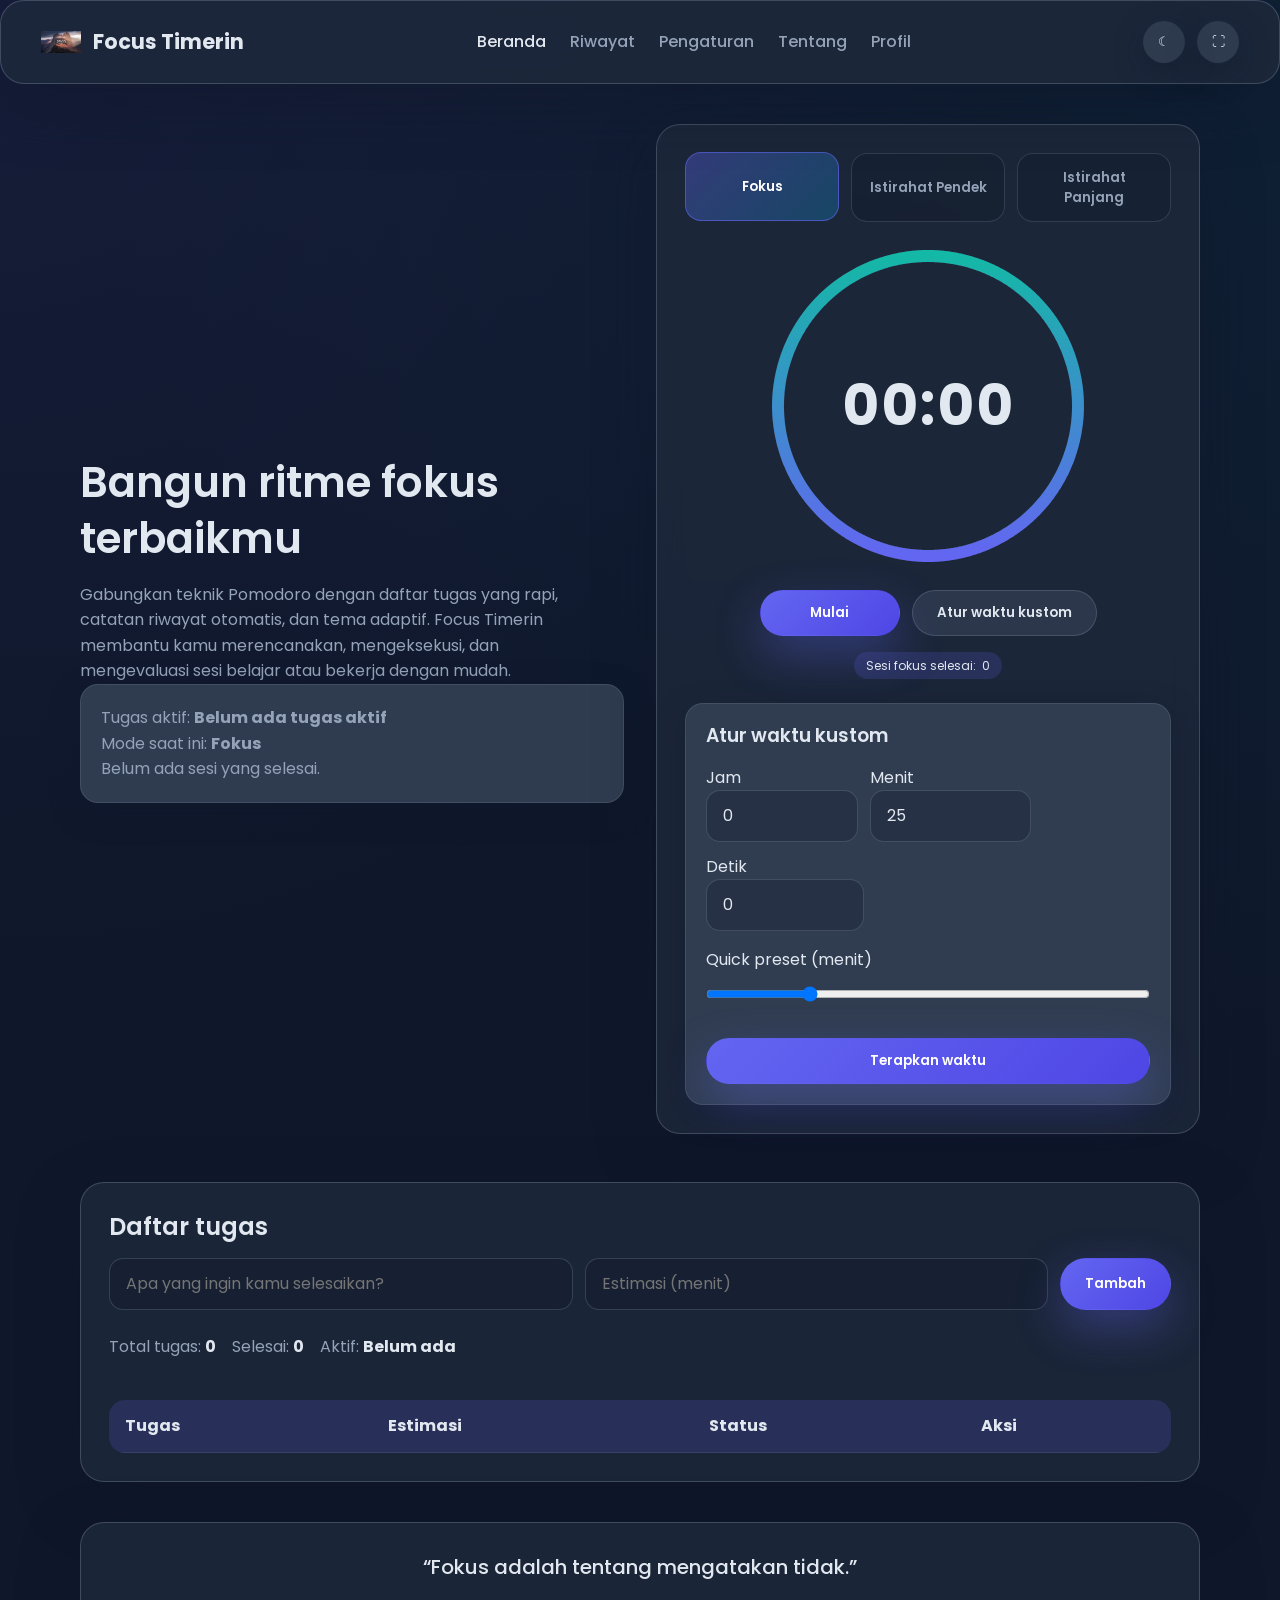
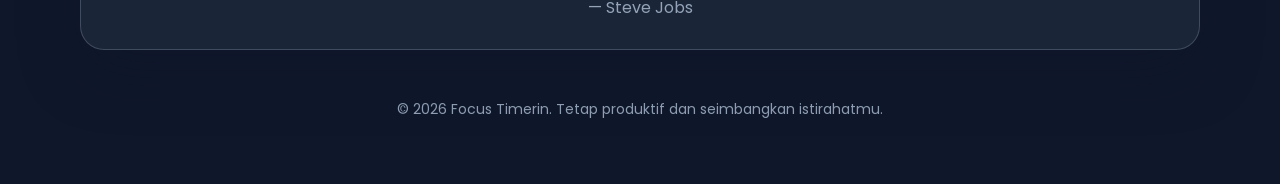
<file: index.html>
<!DOCTYPE html>
<html lang="id">
<head>
  <meta charset="utf-8">
  <meta name="viewport" content="width=device-width, initial-scale=1">
  <title>Focus Timerin</title>
  <meta name="description" content="Atur fokusmu dengan timer Pomodoro modern dan daftar tugas pintar.">
  <link rel="preconnect" href="https://fonts.googleapis.com">
  <link rel="preconnect" href="https://fonts.gstatic.com" crossorigin>
  <link href="https://fonts.googleapis.com/css2?family=Poppins:wght@400;500;600;700&display=swap" rel="stylesheet">
  <link rel="icon" href="assets/images/pomodoro.png" type="image/png">
  <link rel="stylesheet" href="assets/css/base.css">
  <link rel="stylesheet" href="assets/css/layout.css">
  <link rel="stylesheet" href="assets/css/timer.css">
  <script type="module" src="assets/js/index.js" defer></script>
</head>
<body>
  <header class="site-header">
    <nav class="navbar surface" aria-label="Navigasi utama">
      <div class="navbar__brand">
        <img src="assets/images/pomodoro.png" alt="Logo Focus Timerin">
        <span>Focus Timerin</span>
      </div>
      <button class="icon-button navbar__toggle" data-menu-toggle aria-expanded="false" aria-label="Buka menu">
        ☰
      </button>
      <ul class="navbar__links" data-nav-links>
        <li><a class="navbar__link" href="index.html">Beranda</a></li>
        <li><a class="navbar__link" href="pages/history.html">Riwayat</a></li>
        <li><a class="navbar__link" href="pages/settings.html">Pengaturan</a></li>
        <li><a class="navbar__link" href="pages/about.html">Tentang</a></li>
        <li><a class="navbar__link" href="pages/profile.html">Profil</a></li>
      </ul>
      <div class="navbar__actions">
        <button class="icon-button" data-theme-toggle aria-pressed="false" aria-label="Ganti tema">☾</button>
        <button class="icon-button" data-fullscreen-toggle aria-label="Mode layar penuh">⛶</button>
      </div>
    </nav>
  </header>

  <main class="main-wrapper">
    <section class="hero">
      <div class="hero__intro">
        <h1>Bangun ritme fokus terbaikmu</h1>
        <p>Gabungkan teknik Pomodoro dengan daftar tugas yang rapi, catatan riwayat otomatis, dan tema adaptif. Focus Timerin membantu kamu merencanakan, mengeksekusi, dan mengevaluasi sesi belajar atau bekerja dengan mudah.</p>
        <div class="surface-alt">
          <p>Tugas aktif: <strong id="activeTaskTitle">Belum ada tugas aktif</strong></p>
          <p>Mode saat ini: <strong id="activeMode">Fokus</strong></p>
          <p id="lastSession">Belum ada sesi yang selesai.</p>
        </div>
      </div>

      <section class="surface timer-card" aria-label="Timer Pomodoro">
        <div class="mode-selector">
          <button class="mode-button" data-mode="focus" data-active="true">Fokus</button>
          <button class="mode-button" data-mode="short-break">Istirahat Pendek</button>
          <button class="mode-button" data-mode="long-break">Istirahat Panjang</button>
        </div>

        <div class="timer-display">
          <svg class="progress-ring" width="320" height="320">
            <defs>
              <linearGradient id="timerGradient" x1="0%" y1="0%" x2="100%" y2="0%">
                <stop offset="0%" stop-color="#6366f1" />
                <stop offset="100%" stop-color="#14b8a6" />
              </linearGradient>
            </defs>
            <circle class="progress-ring__background" r="150" cx="160" cy="160"></circle>
            <circle class="progress-ring__progress" data-progress-circle r="150" cx="160" cy="160"></circle>
          </svg>
          <div class="timer-display__time" data-timer-display>00:00</div>
        </div>

        <div class="timer-controls">
          <div class="timer-controls__actions">
            <button class="btn btn-primary" data-start-button>Mulai</button>
            <button class="btn btn-secondary" type="button" data-custom-toggle>Atur waktu kustom</button>
          </div>
          <div class="chip">Sesi fokus selesai: <span id="focusCount">0</span></div>
        </div>

        <form class="surface-alt task-form" data-custom-form hidden>
          <h3>Atur waktu kustom</h3>
          <div class="task-form__row">
            <label class="form-control" for="customHours">
              <span>Jam</span>
              <input type="number" id="customHours" min="0" max="23" value="0">
            </label>
            <label class="form-control" for="customMinutes">
              <span>Menit</span>
              <input type="number" id="customMinutes" min="0" max="59" value="25">
            </label>
            <label class="form-control" for="customSeconds">
              <span>Detik</span>
              <input type="number" id="customSeconds" min="0" max="59" value="0">
            </label>
          </div>
          <label class="form-control" for="timeSlider">
            <span>Quick preset (menit)</span>
            <input type="range" id="timeSlider" min="1" max="120" value="25">
          </label>
          <button class="btn btn-primary" type="submit">Terapkan waktu</button>
        </form>
      </section>
    </section>

    <section class="surface task-panel" aria-label="Daftar tugas">
      <div class="task-form">
        <h2>Daftar tugas</h2>
        <form id="taskForm" class="task-form__row" autocomplete="off">
          <input type="text" id="taskName" placeholder="Apa yang ingin kamu selesaikan?" required>
          <input type="number" id="taskEstimate" min="1" max="480" placeholder="Estimasi (menit)">
          <button class="btn btn-primary" type="submit">Tambah</button>
        </form>
      </div>

      <div class="task-summary" id="taskSummary">
        <span>Total tugas: <strong>0</strong></span>
        <span>Selesai: <strong>0</strong></span>
        <span>Aktif: <strong>Belum ada</strong></span>
      </div>

      <div class="table-wrapper">
        <table class="table task-table" id="taskTable">
          <thead>
            <tr>
              <th>Tugas</th>
              <th>Estimasi</th>
              <th>Status</th>
              <th>Aksi</th>
            </tr>
          </thead>
          <tbody></tbody>
        </table>
      </div>
    </section>

    <section class="surface quote-card" aria-label="Kutipan motivasi">
      <blockquote id="quoteText">“Produktivitas bukan tentang melakukan lebih banyak, tetapi tentang fokus pada hal yang paling berdampak.”</blockquote>
      <cite id="quoteAuthor">— Gary Keller</cite>
    </section>

    <footer class="footer">© <span id="year"></span> Focus Timerin. Tetap produktif dan seimbangkan istirahatmu.</footer>
  </main>

  <audio id="endSound" src="assets/audio/session-complete.mp3" preload="auto"></audio>

  <script>
    document.getElementById('year').textContent = new Date().getFullYear();
  </script>
</body>
</html>
</file>
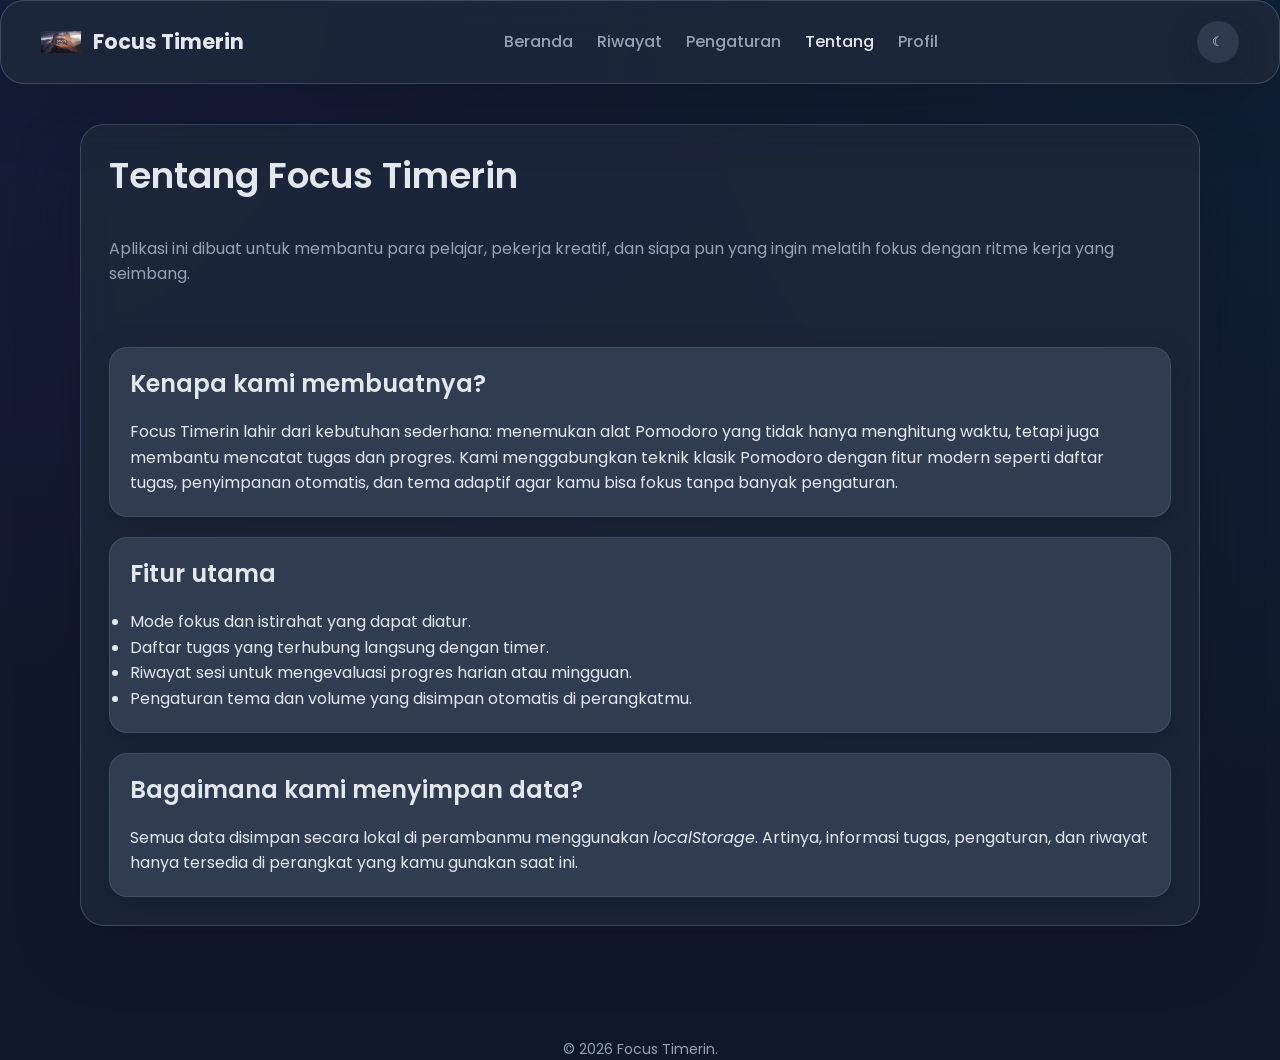
<file: pages/about.html>
<!DOCTYPE html>
<html lang="id">
<head>
  <meta charset="utf-8">
  <meta name="viewport" content="width=device-width, initial-scale=1">
  <title>Tentang - Focus Timerin</title>
  <meta name="description" content="Pelajari alasan dibalik dibuatnya Focus Timerin.">
  <link rel="preconnect" href="https://fonts.googleapis.com">
  <link rel="preconnect" href="https://fonts.gstatic.com" crossorigin>
  <link href="https://fonts.googleapis.com/css2?family=Poppins:wght@400;500;600;700&display=swap" rel="stylesheet">
  <link rel="icon" href="../assets/images/pomodoro.png" type="image/png">
  <link rel="stylesheet" href="../assets/css/base.css">
  <link rel="stylesheet" href="../assets/css/layout.css">
  <link rel="stylesheet" href="../assets/css/pages.css">
  <script type="module" src="../assets/js/static-page.js" defer></script>
</head>
<body>
  <header class="site-header">
    <nav class="navbar surface" aria-label="Navigasi utama">
      <div class="navbar__brand">
        <img src="../assets/images/pomodoro.png" alt="Logo Focus Timerin">
        <span>Focus Timerin</span>
      </div>
      <button class="icon-button navbar__toggle" data-menu-toggle aria-expanded="false" aria-label="Buka menu">☰</button>
      <ul class="navbar__links" data-nav-links>
        <li><a class="navbar__link" href="../index.html">Beranda</a></li>
        <li><a class="navbar__link" href="history.html">Riwayat</a></li>
        <li><a class="navbar__link" href="settings.html">Pengaturan</a></li>
        <li><a class="navbar__link" href="about.html">Tentang</a></li>
        <li><a class="navbar__link" href="profile.html">Profil</a></li>
      </ul>
      <div class="navbar__actions">
        <button class="icon-button" data-theme-toggle aria-label="Ganti tema">☾</button>
      </div>
    </nav>
  </header>

  <main class="main-wrapper">
    <section class="surface page-card">
      <h1 class="page-title">Tentang Focus Timerin</h1>
      <p class="page-subtitle">Aplikasi ini dibuat untuk membantu para pelajar, pekerja kreatif, dan siapa pun yang ingin melatih fokus dengan ritme kerja yang seimbang.</p>

      <article class="surface-alt page-card">
        <h2>Kenapa kami membuatnya?</h2>
        <p>Focus Timerin lahir dari kebutuhan sederhana: menemukan alat Pomodoro yang tidak hanya menghitung waktu, tetapi juga membantu mencatat tugas dan progres. Kami menggabungkan teknik klasik Pomodoro dengan fitur modern seperti daftar tugas, penyimpanan otomatis, dan tema adaptif agar kamu bisa fokus tanpa banyak pengaturan.</p>
      </article>

      <article class="surface-alt page-card">
        <h2>Fitur utama</h2>
        <ul>
          <li>Mode fokus dan istirahat yang dapat diatur.</li>
          <li>Daftar tugas yang terhubung langsung dengan timer.</li>
          <li>Riwayat sesi untuk mengevaluasi progres harian atau mingguan.</li>
          <li>Pengaturan tema dan volume yang disimpan otomatis di perangkatmu.</li>
        </ul>
      </article>

      <article class="surface-alt page-card">
        <h2>Bagaimana kami menyimpan data?</h2>
        <p>Semua data disimpan secara lokal di perambanmu menggunakan <em>localStorage</em>. Artinya, informasi tugas, pengaturan, dan riwayat hanya tersedia di perangkat yang kamu gunakan saat ini.</p>
      </article>
    </section>
  </main>

  <footer class="footer">© <span id="year"></span> Focus Timerin.</footer>

  <script>
    document.getElementById('year').textContent = new Date().getFullYear();
  </script>
</body>
</html>
</file>
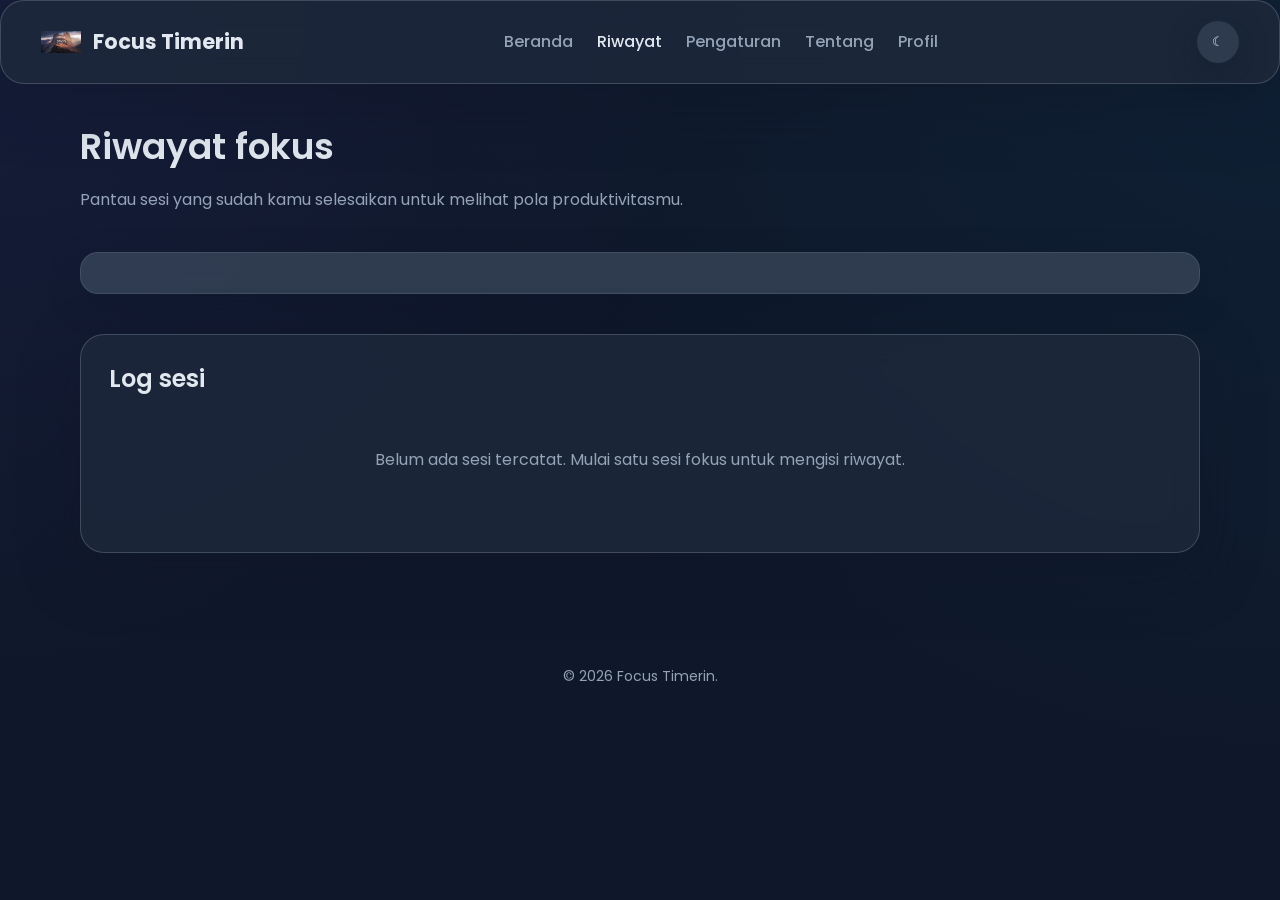
<file: pages/history.html>
<!DOCTYPE html>
<html lang="id">
<head>
  <meta charset="utf-8">
  <meta name="viewport" content="width=device-width, initial-scale=1">
  <title>Riwayat Fokus - Focus Timerin</title>
  <meta name="description" content="Lihat riwayat sesi fokus dan istirahatmu.">
  <link rel="preconnect" href="https://fonts.googleapis.com">
  <link rel="preconnect" href="https://fonts.gstatic.com" crossorigin>
  <link href="https://fonts.googleapis.com/css2?family=Poppins:wght@400;500;600;700&display=swap" rel="stylesheet">
  <link rel="icon" href="../assets/images/pomodoro.png" type="image/png">
  <link rel="stylesheet" href="../assets/css/base.css">
  <link rel="stylesheet" href="../assets/css/layout.css">
  <link rel="stylesheet" href="../assets/css/pages.css">
  <script type="module" src="../assets/js/history.js" defer></script>
</head>
<body>
  <header class="site-header">
    <nav class="navbar surface" aria-label="Navigasi utama">
      <div class="navbar__brand">
        <img src="../assets/images/pomodoro.png" alt="Logo Focus Timerin">
        <span>Focus Timerin</span>
      </div>
      <button class="icon-button navbar__toggle" data-menu-toggle aria-expanded="false" aria-label="Buka menu">☰</button>
      <ul class="navbar__links" data-nav-links>
        <li><a class="navbar__link" href="../index.html">Beranda</a></li>
        <li><a class="navbar__link" href="history.html">Riwayat</a></li>
        <li><a class="navbar__link" href="settings.html">Pengaturan</a></li>
        <li><a class="navbar__link" href="about.html">Tentang</a></li>
        <li><a class="navbar__link" href="profile.html">Profil</a></li>
      </ul>
      <div class="navbar__actions">
        <button class="icon-button" data-theme-toggle aria-label="Ganti tema">☾</button>
      </div>
    </nav>
  </header>

  <main class="main-wrapper">
    <header class="page-section">
      <h1 class="page-title">Riwayat fokus</h1>
      <p class="page-subtitle">Pantau sesi yang sudah kamu selesaikan untuk melihat pola produktivitasmu.</p>
      <div class="surface-alt task-summary" id="historyStats"></div>
    </header>

    <section class="surface page-card">
      <h2>Log sesi</h2>
      <div id="historyEmpty" class="empty-state" hidden>Belum ada sesi tercatat. Mulai satu sesi fokus untuk mengisi riwayat.</div>
      <div id="historyList" class="history-list" aria-live="polite"></div>
    </section>
  </main>

  <footer class="footer">© <span id="year"></span> Focus Timerin.</footer>

  <script>
    document.getElementById('year').textContent = new Date().getFullYear();
  </script>
</body>
</html>
</file>
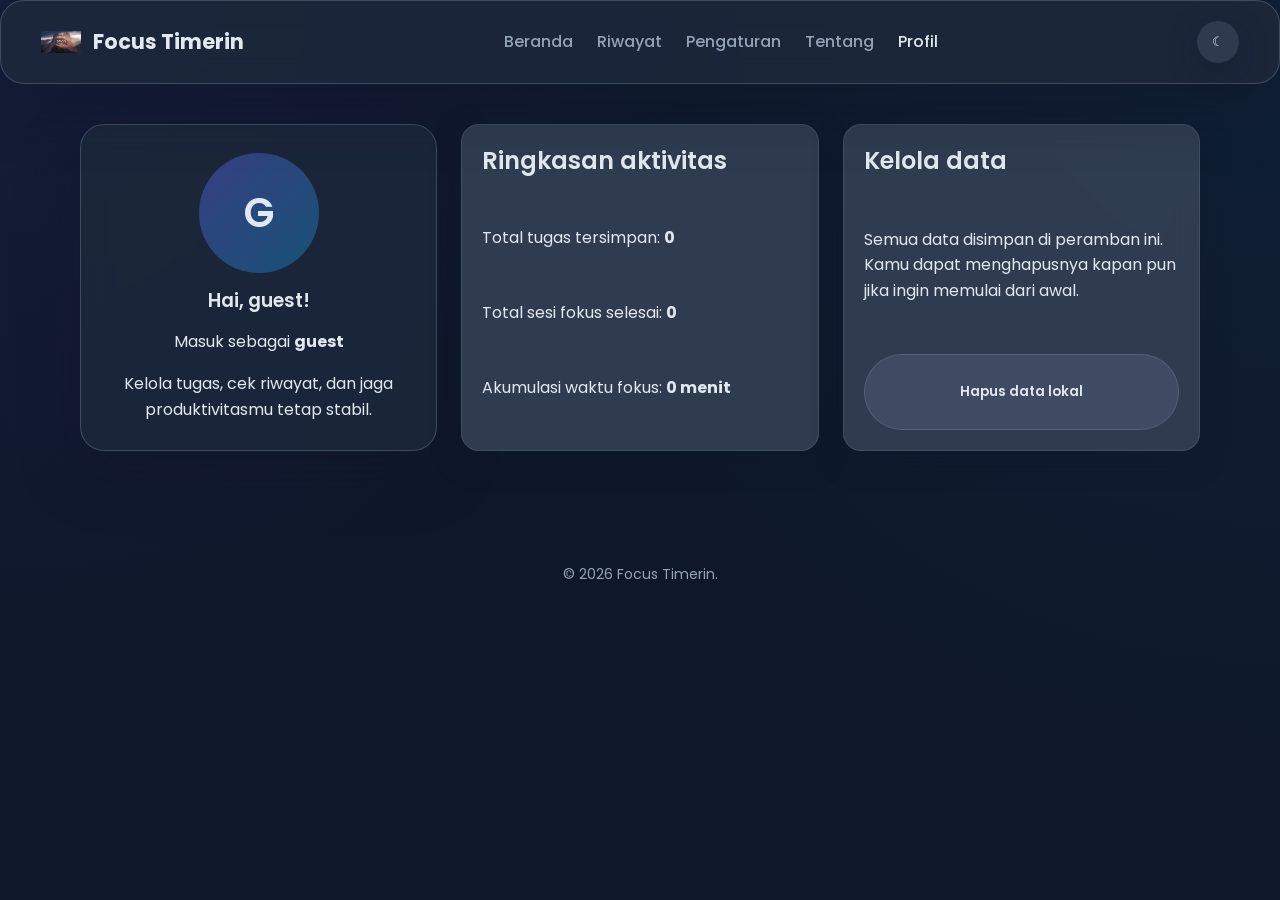
<file: pages/profile.html>
<!DOCTYPE html>
<html lang="id">
<head>
  <meta charset="utf-8">
  <meta name="viewport" content="width=device-width, initial-scale=1">
  <title>Profil - Focus Timerin</title>
  <meta name="description" content="Ringkasan aktivitas dan preferensi Focus Timerin milikmu.">
  <link rel="preconnect" href="https://fonts.googleapis.com">
  <link rel="preconnect" href="https://fonts.gstatic.com" crossorigin>
  <link href="https://fonts.googleapis.com/css2?family=Poppins:wght@400;500;600;700&display=swap" rel="stylesheet">
  <link rel="icon" href="../assets/images/pomodoro.png" type="image/png">
  <link rel="stylesheet" href="../assets/css/base.css">
  <link rel="stylesheet" href="../assets/css/layout.css">
  <link rel="stylesheet" href="../assets/css/pages.css">
  <script type="module" src="../assets/js/profile.js" defer></script>
</head>
<body>
  <header class="site-header">
    <nav class="navbar surface" aria-label="Navigasi utama">
      <div class="navbar__brand">
        <img src="../assets/images/pomodoro.png" alt="Logo Focus Timerin">
        <span>Focus Timerin</span>
      </div>
      <button class="icon-button navbar__toggle" data-menu-toggle aria-expanded="false" aria-label="Buka menu">☰</button>
      <ul class="navbar__links" data-nav-links>
        <li><a class="navbar__link" href="../index.html">Beranda</a></li>
        <li><a class="navbar__link" href="history.html">Riwayat</a></li>
        <li><a class="navbar__link" href="settings.html">Pengaturan</a></li>
        <li><a class="navbar__link" href="about.html">Tentang</a></li>
        <li><a class="navbar__link" href="profile.html">Profil</a></li>
      </ul>
      <div class="navbar__actions">
        <button class="icon-button" data-theme-toggle aria-label="Ganti tema">☾</button>
      </div>
    </nav>
  </header>

  <main class="main-wrapper">
    <section class="profile-grid">
      <article class="surface profile-card">
        <div class="profile-avatar" id="profileAvatar">FT</div>
        <h1>Hai, <span id="profileName">Focus Timerin</span>!</h1>
        <p>Masuk sebagai <strong id="profileEmail">guest</strong></p>
        <p>Kelola tugas, cek riwayat, dan jaga produktivitasmu tetap stabil.</p>
      </article>

      <article class="surface-alt page-card">
        <h2>Ringkasan aktivitas</h2>
        <p>Total tugas tersimpan: <strong id="profileTasks">0</strong></p>
        <p>Total sesi fokus selesai: <strong id="profileSessions">0</strong></p>
        <p>Akumulasi waktu fokus: <strong id="profileFocusMinutes">0 menit</strong></p>
      </article>

      <article class="surface-alt page-card">
        <h2>Kelola data</h2>
        <p>Semua data disimpan di peramban ini. Kamu dapat menghapusnya kapan pun jika ingin memulai dari awal.</p>
        <button class="btn btn-secondary" type="button" id="clearData">Hapus data lokal</button>
      </article>
    </section>
  </main>

  <footer class="footer">© <span id="year"></span> Focus Timerin.</footer>

  <script>
    document.getElementById('year').textContent = new Date().getFullYear();
  </script>
</body>
</html>
</file>
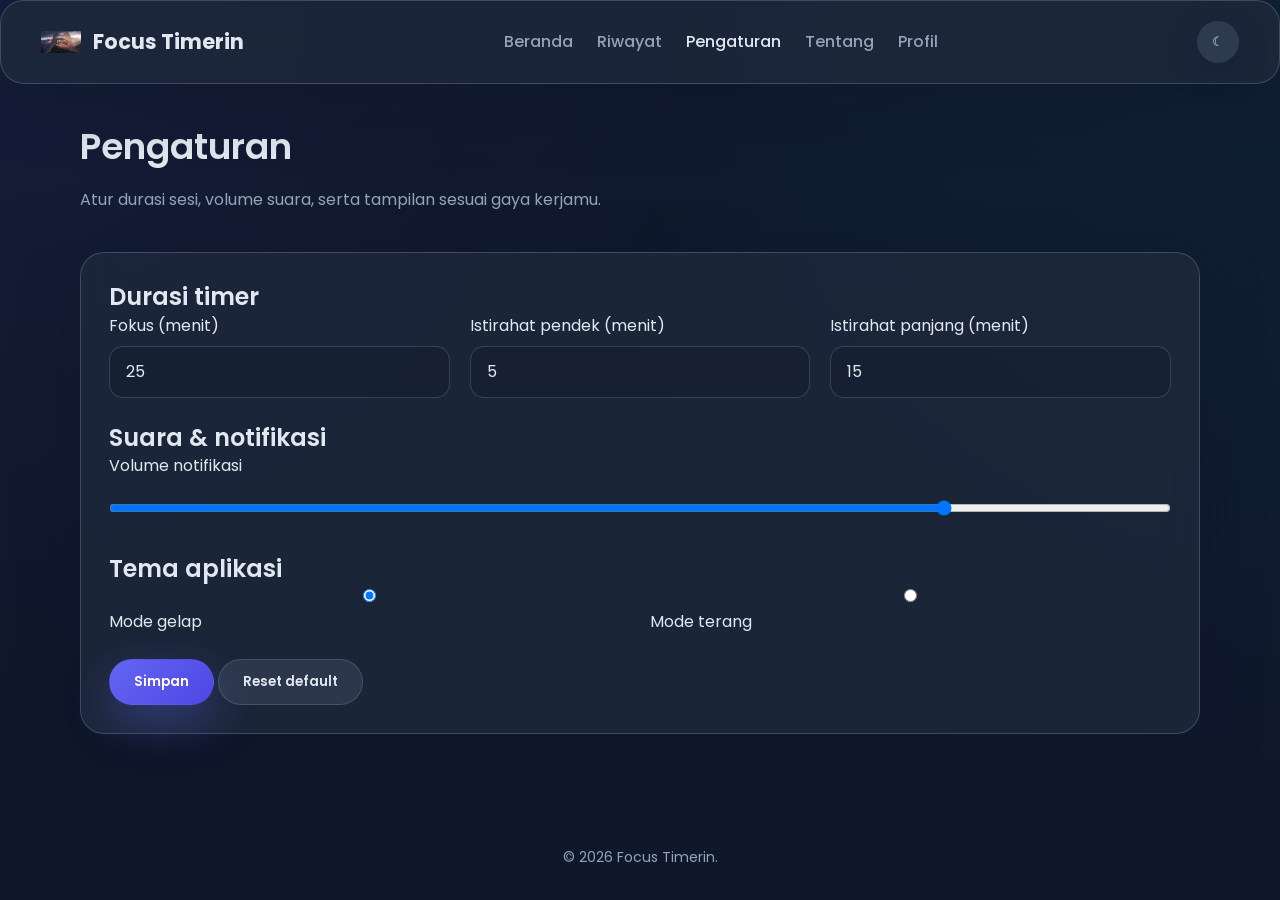
<file: pages/settings.html>
<!DOCTYPE html>
<html lang="id">
<head>
  <meta charset="utf-8">
  <meta name="viewport" content="width=device-width, initial-scale=1">
  <title>Pengaturan - Focus Timerin</title>
  <meta name="description" content="Sesuaikan durasi fokus, volume suara, dan tema aplikasi.">
  <link rel="preconnect" href="https://fonts.googleapis.com">
  <link rel="preconnect" href="https://fonts.gstatic.com" crossorigin>
  <link href="https://fonts.googleapis.com/css2?family=Poppins:wght@400;500;600;700&display=swap" rel="stylesheet">
  <link rel="icon" href="../assets/images/pomodoro.png" type="image/png">
  <link rel="stylesheet" href="../assets/css/base.css">
  <link rel="stylesheet" href="../assets/css/layout.css">
  <link rel="stylesheet" href="../assets/css/pages.css">
  <script type="module" src="../assets/js/settings.js" defer></script>
</head>
<body>
  <header class="site-header">
    <nav class="navbar surface" aria-label="Navigasi utama">
      <div class="navbar__brand">
        <img src="../assets/images/pomodoro.png" alt="Logo Focus Timerin">
        <span>Focus Timerin</span>
      </div>
      <button class="icon-button navbar__toggle" data-menu-toggle aria-expanded="false" aria-label="Buka menu">☰</button>
      <ul class="navbar__links" data-nav-links>
        <li><a class="navbar__link" href="../index.html">Beranda</a></li>
        <li><a class="navbar__link" href="history.html">Riwayat</a></li>
        <li><a class="navbar__link" href="settings.html">Pengaturan</a></li>
        <li><a class="navbar__link" href="about.html">Tentang</a></li>
        <li><a class="navbar__link" href="profile.html">Profil</a></li>
      </ul>
      <div class="navbar__actions">
        <button class="icon-button" data-theme-toggle aria-label="Ganti tema">☾</button>
      </div>
    </nav>
  </header>

  <main class="main-wrapper">
    <header class="page-section">
      <h1 class="page-title">Pengaturan</h1>
      <p class="page-subtitle">Atur durasi sesi, volume suara, serta tampilan sesuai gaya kerjamu.</p>
    </header>

    <form id="settingsForm" class="surface settings-form">
      <section>
        <h2>Durasi timer</h2>
        <div class="settings-grid">
          <label class="form-control" for="focusDuration">
            <span>Fokus (menit)</span>
            <input type="number" id="focusDuration" min="1" max="180" required>
          </label>
          <label class="form-control" for="shortBreakDuration">
            <span>Istirahat pendek (menit)</span>
            <input type="number" id="shortBreakDuration" min="1" max="60" required>
          </label>
          <label class="form-control" for="longBreakDuration">
            <span>Istirahat panjang (menit)</span>
            <input type="number" id="longBreakDuration" min="5" max="120" required>
          </label>
        </div>
      </section>

      <section>
        <h2>Suara &amp; notifikasi</h2>
        <div class="settings-grid">
          <label class="form-control" for="soundVolume">
            <span>Volume notifikasi</span>
            <input type="range" id="soundVolume" min="0" max="100" class="range-input">
          </label>
        </div>
      </section>

      <section>
        <h2>Tema aplikasi</h2>
        <div class="settings-grid">
          <label class="form-control">
            <span><input type="radio" name="theme" value="dark" checked> Mode gelap</span>
          </label>
          <label class="form-control">
            <span><input type="radio" name="theme" value="light"> Mode terang</span>
          </label>
        </div>
      </section>

      <div class="task-summary">
        <button class="btn btn-primary" type="submit">Simpan</button>
        <button class="btn btn-secondary" type="button" id="resetSettings">Reset default</button>
      </div>
    </form>
  </main>

  <footer class="footer">© <span id="year"></span> Focus Timerin.</footer>

  <script>
    document.getElementById('year').textContent = new Date().getFullYear();
  </script>
</body>
</html>
</file>
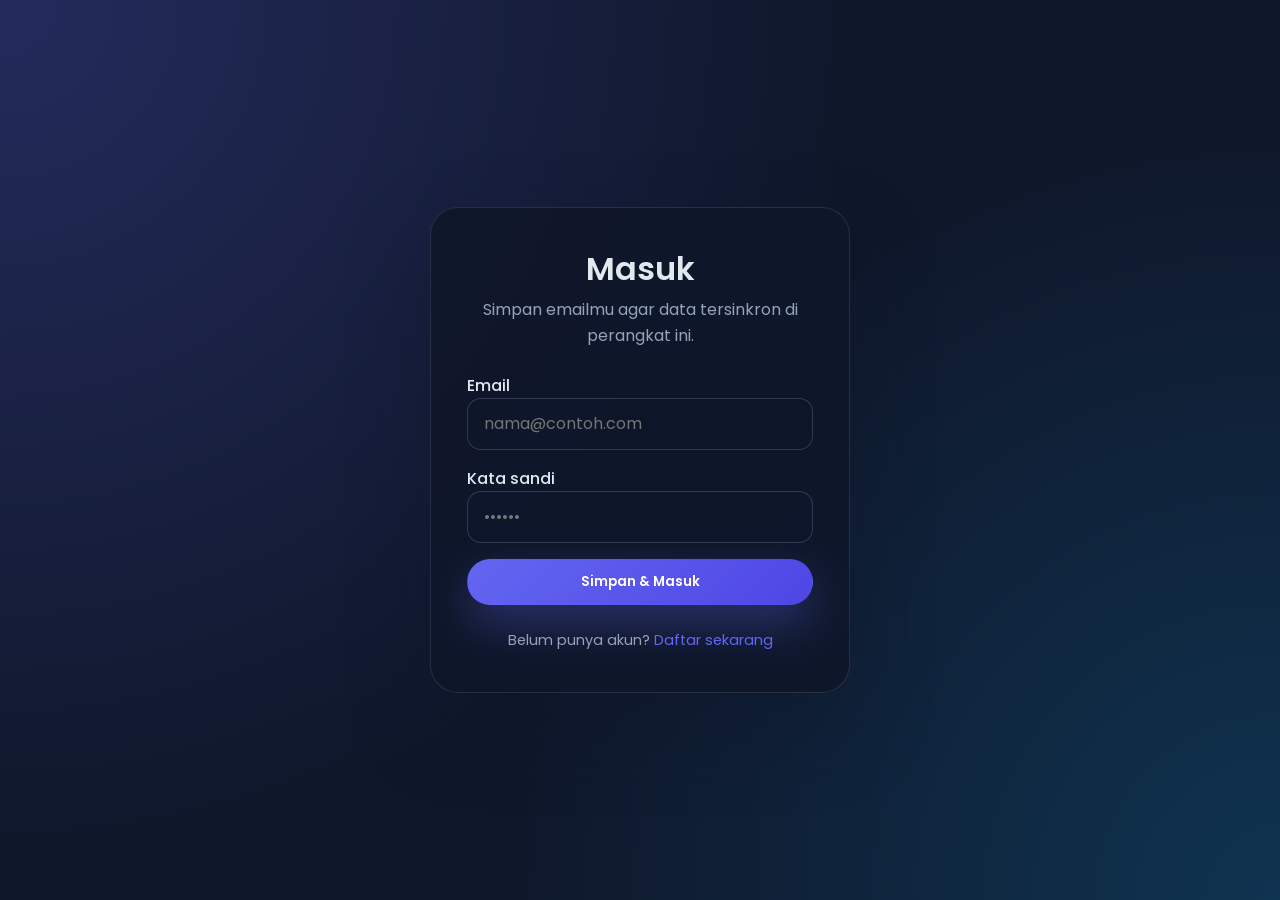
<file: pages/auth/login.html>
<!DOCTYPE html>
<html lang="id">
<head>
  <meta charset="utf-8">
  <meta name="viewport" content="width=device-width, initial-scale=1">
  <title>Masuk - Focus Timerin</title>
  <meta name="description" content="Masuk ke Focus Timerin dan lanjutkan progres produktifmu.">
  <link rel="preconnect" href="https://fonts.googleapis.com">
  <link rel="preconnect" href="https://fonts.gstatic.com" crossorigin>
  <link href="https://fonts.googleapis.com/css2?family=Poppins:wght@400;500;600;700&display=swap" rel="stylesheet">
  <link rel="icon" href="../../assets/images/pomodoro.png" type="image/png">
  <link rel="stylesheet" href="../../assets/css/base.css">
  <link rel="stylesheet" href="../../assets/css/auth.css">
  <script type="module" src="../../assets/js/auth.js" defer></script>
</head>
<body class="auth-page">
  <main class="auth-card">
    <header class="auth-card__header">
      <h1>Masuk</h1>
      <p>Simpan emailmu agar data tersinkron di perangkat ini.</p>
    </header>

    <form class="auth-form" data-auth-form autocomplete="off">
      <div class="form-control">
        <label for="email">Email</label>
        <input type="email" id="email" name="email" placeholder="nama@contoh.com" required>
      </div>
      <div class="form-control">
        <label for="password">Kata sandi</label>
        <input type="password" id="password" name="password" placeholder="••••••" required>
      </div>
      <button class="btn btn-primary" type="submit">Simpan &amp; Masuk</button>
    </form>

    <p class="auth-footer">Belum punya akun? <a href="register.html">Daftar sekarang</a></p>
  </main>
</body>
</html>
</file>
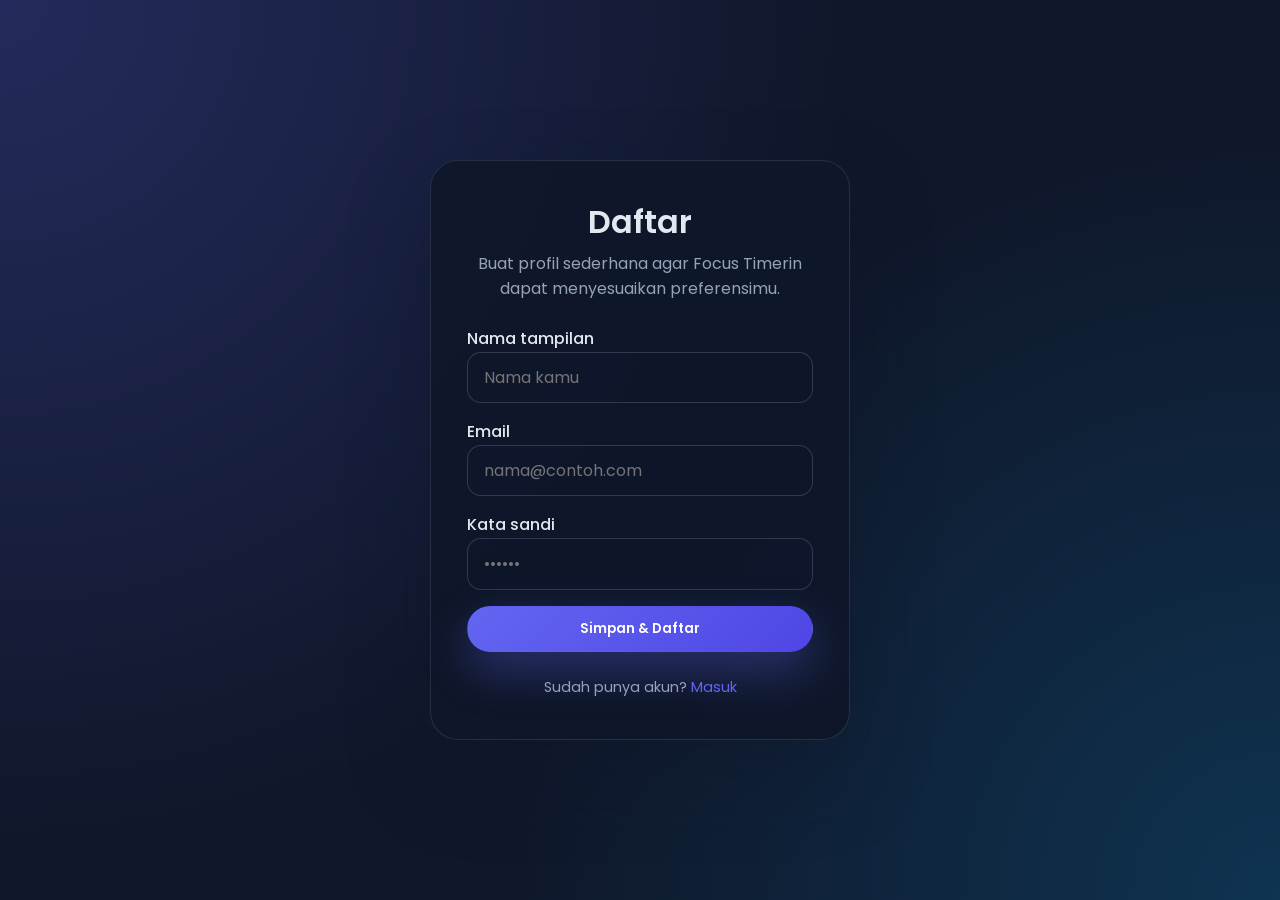
<file: pages/auth/register.html>
<!DOCTYPE html>
<html lang="id">
<head>
  <meta charset="utf-8">
  <meta name="viewport" content="width=device-width, initial-scale=1">
  <title>Daftar - Focus Timerin</title>
  <meta name="description" content="Buat profil Focus Timerin untuk menyimpan preferensimu di perangkat ini.">
  <link rel="preconnect" href="https://fonts.googleapis.com">
  <link rel="preconnect" href="https://fonts.gstatic.com" crossorigin>
  <link href="https://fonts.googleapis.com/css2?family=Poppins:wght@400;500;600;700&display=swap" rel="stylesheet">
  <link rel="icon" href="../../assets/images/pomodoro.png" type="image/png">
  <link rel="stylesheet" href="../../assets/css/base.css">
  <link rel="stylesheet" href="../../assets/css/auth.css">
  <script type="module" src="../../assets/js/auth.js" defer></script>
</head>
<body class="auth-page">
  <main class="auth-card">
    <header class="auth-card__header">
      <h1>Daftar</h1>
      <p>Buat profil sederhana agar Focus Timerin dapat menyesuaikan preferensimu.</p>
    </header>

    <form class="auth-form" data-auth-form autocomplete="off">
      <div class="form-control">
        <label for="displayName">Nama tampilan</label>
        <input type="text" id="displayName" name="displayName" placeholder="Nama kamu">
      </div>
      <div class="form-control">
        <label for="email">Email</label>
        <input type="email" id="email" name="email" placeholder="nama@contoh.com" required>
      </div>
      <div class="form-control">
        <label for="password">Kata sandi</label>
        <input type="password" id="password" name="password" placeholder="••••••" required>
      </div>
      <button class="btn btn-primary" type="submit">Simpan &amp; Daftar</button>
    </form>

    <p class="auth-footer">Sudah punya akun? <a href="login.html">Masuk</a></p>
  </main>
</body>
</html>
</file>
<file: assets/css/base.css>
:root {
  --color-primary: #6366f1;
  --color-primary-dark: #4f46e5;
  --color-accent: #f97316;
  --color-success: #22c55e;
  --color-danger: #ef4444;
  --color-surface: rgba(30, 41, 59, 0.85);
  --color-surface-alt: rgba(51, 65, 85, 0.9);
  --color-border: rgba(148, 163, 184, 0.3);
  --color-text: #e2e8f0;
  --color-text-muted: #94a3b8;
  --font-body: 'Poppins', 'Segoe UI', sans-serif;
  --font-heading: 'Poppins', 'Segoe UI', sans-serif;
  --shadow-md: 0 20px 60px rgba(15, 23, 42, 0.45);
  --shadow-sm: 0 10px 30px rgba(15, 23, 42, 0.35);
  --backdrop-blur: blur(14px);
}

* {
  box-sizing: border-box;
  margin: 0;
  padding: 0;
}

html {
  font-size: 16px;
}

body {
  font-family: var(--font-body);
  background: radial-gradient(circle at 0% 0%, rgba(99, 102, 241, 0.08), transparent 45%),
              radial-gradient(circle at 100% 0%, rgba(14, 116, 144, 0.1), transparent 55%),
              #0f172a;
  color: var(--color-text);
  min-height: 100vh;
  line-height: 1.6;
  -webkit-font-smoothing: antialiased;
  transition: background 0.4s ease, color 0.4s ease;
}

body.theme-light {
  background: radial-gradient(circle at 0% 0%, rgba(99, 102, 241, 0.15), transparent 40%),
              radial-gradient(circle at 100% 0%, rgba(14, 116, 144, 0.12), transparent 50%),
              #f1f5f9;
  color: #0f172a;
}

body.theme-light .surface,
body.theme-light .surface-alt {
  background: rgba(255, 255, 255, 0.9);
  color: #0f172a;
}

body.theme-light .surface {
  border-color: rgba(148, 163, 184, 0.35);
  box-shadow: 0 18px 55px rgba(148, 163, 184, 0.32);
}

h1, h2, h3, h4, h5 {
  font-family: var(--font-heading);
  font-weight: 600;
  line-height: 1.3;
}

a {
  color: inherit;
  text-decoration: none;
}

a:hover {
  color: var(--color-primary);
}

button {
  font-family: inherit;
  border: none;
  cursor: pointer;
}

.surface {
  background: var(--color-surface);
  border: 1px solid var(--color-border);
  border-radius: 24px;
  box-shadow: var(--shadow-md);
  padding: 1.75rem;
  backdrop-filter: var(--backdrop-blur);
}

.surface-alt {
  background: var(--color-surface-alt);
  border-radius: 18px;
  padding: 1.25rem;
  border: 1px solid rgba(148, 163, 184, 0.18);
  box-shadow: var(--shadow-sm);
  backdrop-filter: var(--backdrop-blur);
}

.btn {
  display: inline-flex;
  align-items: center;
  justify-content: center;
  gap: 0.5rem;
  font-weight: 600;
  border-radius: 999px;
  padding: 0.75rem 1.5rem;
  transition: transform 0.2s ease, box-shadow 0.2s ease, background 0.3s ease;
  border: 1px solid transparent;
}

.btn-primary {
  background: linear-gradient(135deg, var(--color-primary), var(--color-primary-dark));
  color: #fff;
  box-shadow: 0 18px 45px rgba(99, 102, 241, 0.35);
}

.btn-primary:hover {
  transform: translateY(-1px);
  box-shadow: 0 22px 55px rgba(99, 102, 241, 0.45);
}

.btn-secondary {
  background: rgba(148, 163, 184, 0.15);
  color: var(--color-text);
  border-color: rgba(148, 163, 184, 0.25);
}

.btn-secondary:hover {
  transform: translateY(-1px);
  background: rgba(148, 163, 184, 0.25);
}

input, select, textarea {
  font: inherit;
  color: inherit;
  border-radius: 14px;
  border: 1px solid rgba(148, 163, 184, 0.25);
  background: rgba(15, 23, 42, 0.3);
  padding: 0.75rem 1rem;
  width: 100%;
  transition: border 0.2s ease, background 0.2s ease;
}

body.theme-light input,
body.theme-light select,
body.theme-light textarea {
  background: rgba(241, 245, 249, 0.7);
}

input:focus,
select:focus,
textarea:focus {
  outline: none;
  border-color: var(--color-primary);
  background: rgba(99, 102, 241, 0.12);
}

.table {
  width: 100%;
  border-collapse: collapse;
  margin-top: 1rem;
  border-radius: 16px;
  overflow: hidden;
}

.table thead {
  background: rgba(99, 102, 241, 0.18);
  font-weight: 600;
}

.table th,
.table td {
  padding: 0.85rem 1rem;
  text-align: left;
  border-bottom: 1px solid rgba(148, 163, 184, 0.15);
}

.table tbody tr:last-child td {
  border-bottom: none;
}

.chip {
  display: inline-flex;
  align-items: center;
  gap: 0.35rem;
  padding: 0.25rem 0.75rem;
  border-radius: 999px;
  font-size: 0.75rem;
  background: rgba(99, 102, 241, 0.18);
  color: var(--color-text);
}

.tag-success { background: rgba(34, 197, 94, 0.18); color: var(--color-success); }
.tag-danger { background: rgba(239, 68, 68, 0.18); color: var(--color-danger); }
.tag-muted { background: rgba(148, 163, 184, 0.18); color: var(--color-text-muted); }

.grid {
  display: grid;
  gap: 1.5rem;
}

.notification {
  position: fixed;
  top: 24px;
  right: 24px;
  background: rgba(15, 23, 42, 0.9);
  color: #fff;
  padding: 0.85rem 1.25rem;
  border-radius: 14px;
  box-shadow: var(--shadow-sm);
  opacity: 1;
  transform: translateY(0);
  transition: opacity 0.3s ease, transform 0.3s ease;
  z-index: 100;
}

.notification[data-hidden="true"] {
  opacity: 0;
  transform: translateY(-10px);
}

@media (max-width: 768px) {
  .surface {
    padding: 1.35rem;
    border-radius: 18px;
  }

  .surface-alt {
    padding: 1rem;
  }
}
</file>
<file: assets/css/layout.css>
.site-header {
  position: sticky;
  top: 0;
  z-index: 20;
  backdrop-filter: var(--backdrop-blur);
}

.navbar {
  display: flex;
  align-items: center;
  justify-content: space-between;
  padding: 1.25rem 2.5rem;
}

.navbar__brand {
  display: flex;
  align-items: center;
  gap: 0.75rem;
  font-weight: 700;
  font-size: 1.3rem;
}

.navbar__brand img {
  width: 40px;
  height: 40px;
  object-fit: contain;
}

.navbar__links {
  display: flex;
  align-items: center;
  gap: 1.5rem;
  list-style: none;
}

.navbar__link {
  color: var(--color-text-muted);
  font-weight: 500;
  transition: color 0.2s ease;
}

.navbar__link--active,
.navbar__link:hover {
  color: var(--color-text);
}

.navbar__actions {
  display: flex;
  align-items: center;
  gap: 0.75rem;
}

.icon-button {
  width: 42px;
  height: 42px;
  border-radius: 50%;
  display: inline-flex;
  align-items: center;
  justify-content: center;
  background: rgba(148, 163, 184, 0.16);
  color: var(--color-text);
  box-shadow: var(--shadow-sm);
  transition: transform 0.2s ease, box-shadow 0.2s ease, background 0.2s ease;
}

.icon-button:hover {
  transform: translateY(-1px);
  background: rgba(148, 163, 184, 0.24);
}

.navbar__toggle {
  display: none;
  width: 42px;
  height: 42px;
}

.main-wrapper {
  max-width: 1200px;
  margin: 0 auto;
  padding: 2.5rem 2.5rem 4rem;
}

.page-title {
  font-size: 2.25rem;
  margin-bottom: 1rem;
}

.page-subtitle {
  color: var(--color-text-muted);
  margin-bottom: 2.5rem;
}

.cards {
  display: grid;
  grid-template-columns: repeat(auto-fit, minmax(240px, 1fr));
  gap: 1.5rem;
}

.footer {
  margin-top: 3rem;
  text-align: center;
  color: var(--color-text-muted);
  font-size: 0.875rem;
}

@media (max-width: 960px) {
  .navbar {
    padding: 1rem 1.5rem;
  }

  .main-wrapper {
    padding: 2rem 1.5rem 3rem;
  }
}

@media (max-width: 768px) {
  .navbar__links {
    position: absolute;
    top: 72px;
    left: 0;
    right: 0;
    flex-direction: column;
    gap: 1rem;
    padding: 1rem 1.5rem 1.5rem;
    background: rgba(15, 23, 42, 0.92);
    border-bottom-left-radius: 18px;
    border-bottom-right-radius: 18px;
    box-shadow: var(--shadow-sm);
    transform: translateY(-12px);
    opacity: 0;
    pointer-events: none;
    transition: opacity 0.25s ease;
  }

  body.theme-light .navbar__links {
    background: rgba(255, 255, 255, 0.95);
  }

  .navbar__links[data-open="true"] {
    opacity: 1;
    pointer-events: all;
  }

  .navbar__toggle {
    display: inline-flex;
    align-items: center;
    justify-content: center;
  }
}

@media (max-width: 620px) {
  .page-title {
    font-size: 1.9rem;
  }
}
</file>
<file: assets/css/timer.css>
.hero {
  display: grid;
  grid-template-columns: repeat(auto-fit, minmax(320px, 1fr));
  gap: 2rem;
  align-items: center;
  margin-bottom: 3rem;
}

.hero__intro h1 {
  font-size: 2.65rem;
  margin-bottom: 1rem;
}

.hero__intro p {
  color: var(--color-text-muted);
  max-width: 520px;
}

.timer-card {
  display: grid;
  gap: 1.5rem;
}

.timer-card .mode-selector {
  display: grid;
  grid-template-columns: repeat(3, minmax(120px, 1fr));
  gap: 0.75rem;
}

.mode-button {
  padding: 0.85rem 1rem;
  border-radius: 16px;
  border: 1px solid rgba(148, 163, 184, 0.22);
  text-align: center;
  font-weight: 600;
  color: var(--color-text-muted);
  background: rgba(15, 23, 42, 0.35);
  cursor: pointer;
  transition: border 0.2s ease, transform 0.2s ease, background 0.2s ease;
}

.mode-button[data-active="true"] {
  border-color: rgba(99, 102, 241, 0.6);
  color: #fff;
  background: linear-gradient(135deg, rgba(99, 102, 241, 0.35), rgba(14, 165, 233, 0.25));
  transform: translateY(-1px);
}

.timer-display {
  position: relative;
  display: flex;
  align-items: center;
  justify-content: center;
  width: 320px;
  height: 320px;
  margin: 0 auto;
}

.progress-ring {
  transform: rotate(-90deg);
}

.progress-ring circle {
  fill: transparent;
  stroke-width: 12;
  stroke-linecap: round;
}

.progress-ring__background {
  stroke: rgba(148, 163, 184, 0.2);
}

.progress-ring__progress {
  stroke: url(#timerGradient);
  stroke-dasharray: 0 1;
  stroke-dashoffset: 0;
  transition: stroke-dashoffset 0.4s ease;
}

.timer-display__time {
  position: absolute;
  font-size: 3.5rem;
  font-weight: 700;
  letter-spacing: 2px;
}

.timer-controls {
  display: flex;
  flex-direction: column;
  gap: 1rem;
  align-items: center;
}

.timer-controls__actions {
  display: flex;
  gap: 0.75rem;
  flex-wrap: wrap;
  justify-content: center;
}

.timer-controls__actions .btn {
  min-width: 140px;
}

.task-panel {
  display: grid;
  gap: 1.5rem;
}

.task-form {
  display: grid;
  gap: 1rem;
}

.task-form__row {
  display: flex;
  gap: 0.75rem;
  flex-wrap: wrap;
}

.task-form__row input {
  flex: 1 1 220px;
}

.task-summary {
  display: flex;
  align-items: center;
  gap: 1rem;
  flex-wrap: wrap;
  color: var(--color-text-muted);
}

.task-summary strong {
  color: var(--color-text);
}

.task-table tbody tr[data-active="true"] {
  background: linear-gradient(135deg, rgba(99, 102, 241, 0.22), rgba(14, 165, 233, 0.18));
}

.task-table tbody tr.completed td {
  color: rgba(148, 163, 184, 0.6);
  text-decoration: line-through;
}

.task-actions {
  display: inline-flex;
  gap: 0.5rem;
}

.task-actions button {
  padding: 0.35rem 0.75rem;
  border-radius: 999px;
  font-size: 0.75rem;
  background: rgba(148, 163, 184, 0.15);
  color: var(--color-text);
  cursor: pointer;
  transition: transform 0.2s ease;
}

.task-actions button:hover {
  transform: translateY(-1px);
}

.quote-card {
  margin-top: 2.5rem;
  display: grid;
  gap: 0.75rem;
  text-align: center;
}

.quote-card blockquote {
  font-size: 1.25rem;
  font-weight: 500;
}

.quote-card cite {
  color: var(--color-text-muted);
  font-style: normal;
}

@media (max-width: 768px) {
  .timer-display {
    width: 260px;
    height: 260px;
  }

  .timer-display__time {
    font-size: 3rem;
  }

  .timer-card .mode-selector {
    grid-template-columns: repeat(auto-fit, minmax(120px, 1fr));
  }

  .task-form__row {
    flex-direction: column;
  }
}
</file>
<file: assets/css/pages.css>
.page-section {
  margin-bottom: 2.5rem;
}

.page-card {
  display: grid;
  gap: 1.25rem;
}

.settings-form {
  display: grid;
  gap: 1.5rem;
}

.settings-grid {
  display: grid;
  gap: 1.25rem;
  grid-template-columns: repeat(auto-fit, minmax(260px, 1fr));
}

.form-control {
  display: grid;
  gap: 0.5rem;
}

.range-input {
  width: 100%;
}

.history-list {
  display: grid;
  gap: 1rem;
}

.history-item {
  display: flex;
  justify-content: space-between;
  align-items: flex-start;
  gap: 1.5rem;
  padding-bottom: 1rem;
  border-bottom: 1px solid rgba(148, 163, 184, 0.12);
}

.history-item:last-child {
  border-bottom: none;
  padding-bottom: 0;
}

.history-item__meta {
  color: var(--color-text-muted);
  display: flex;
  gap: 1rem;
  flex-wrap: wrap;
}

.empty-state {
  text-align: center;
  padding: 2rem 1rem;
  color: var(--color-text-muted);
}

.profile-grid {
  display: grid;
  gap: 1.5rem;
  grid-template-columns: repeat(auto-fit, minmax(260px, 1fr));
}

.profile-card {
  text-align: center;
  display: grid;
  gap: 1rem;
}

.profile-avatar {
  width: 120px;
  height: 120px;
  border-radius: 50%;
  margin: 0 auto;
  background: linear-gradient(135deg, rgba(99, 102, 241, 0.4), rgba(14, 165, 233, 0.35));
  display: grid;
  place-content: center;
  font-size: 2.5rem;
  font-weight: 600;
}

@media (max-width: 768px) {
  .history-item {
    flex-direction: column;
  }
}
</file>
<file: assets/css/auth.css>
body.auth-page {
  min-height: 100vh;
  display: grid;
  place-items: center;
  background: radial-gradient(circle at top left, rgba(99, 102, 241, 0.25), transparent 55%),
              radial-gradient(circle at bottom right, rgba(14, 165, 233, 0.2), transparent 50%),
              #0f172a;
}

.auth-card {
  width: min(420px, 90vw);
  background: rgba(15, 23, 42, 0.9);
  border-radius: 28px;
  padding: 2.5rem 2.25rem;
  border: 1px solid rgba(148, 163, 184, 0.18);
  box-shadow: 0 35px 80px rgba(15, 23, 42, 0.45);
  display: grid;
  gap: 1.5rem;
}

.auth-card__header {
  text-align: center;
  display: grid;
  gap: 0.5rem;
}

.auth-card__header h1 {
  font-size: 2rem;
}

.auth-card__header p {
  color: var(--color-text-muted);
}

.auth-form {
  display: grid;
  gap: 1rem;
}

.auth-form .form-control label {
  font-weight: 500;
}

.auth-form .form-control input {
  background: rgba(15, 23, 42, 0.45);
}

.auth-footer {
  text-align: center;
  color: var(--color-text-muted);
  font-size: 0.9rem;
}

.auth-footer a {
  color: var(--color-primary);
}

.social-button {
  display: inline-flex;
  align-items: center;
  justify-content: center;
  gap: 0.75rem;
  width: 100%;
  border-radius: 14px;
  padding: 0.75rem 1rem;
  background: rgba(241, 245, 249, 0.92);
  color: #1f2937;
  font-weight: 600;
  transition: transform 0.2s ease;
}

.social-button:hover {
  transform: translateY(-1px);
}

body.theme-light.auth-page {
  background: radial-gradient(circle at top left, rgba(99, 102, 241, 0.28), transparent 50%),
              radial-gradient(circle at bottom right, rgba(14, 165, 233, 0.22), transparent 45%),
              #f1f5f9;
}

body.theme-light .auth-card {
  background: rgba(255, 255, 255, 0.9);
  border-color: rgba(148, 163, 184, 0.22);
  color: #0f172a;
}

body.theme-light .auth-form .form-control input {
  background: rgba(241, 245, 249, 0.8);
}
</file>
